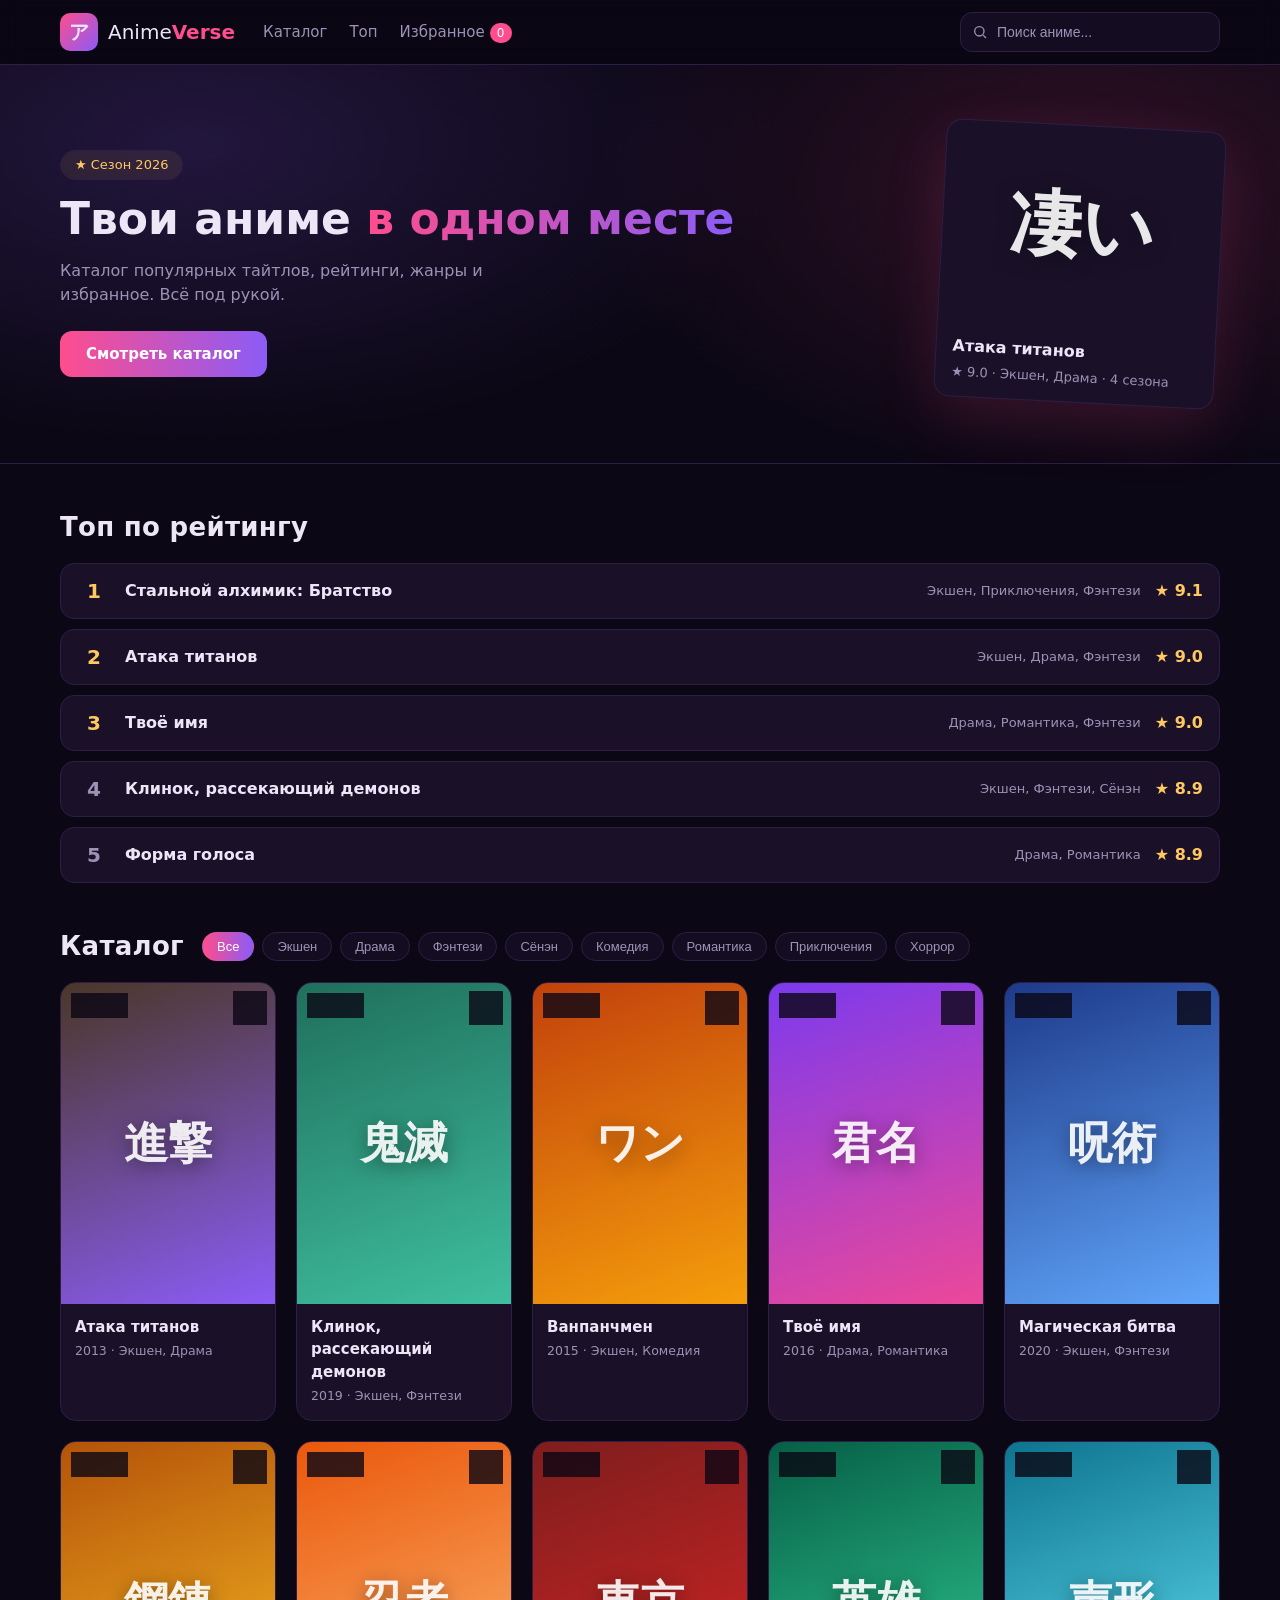
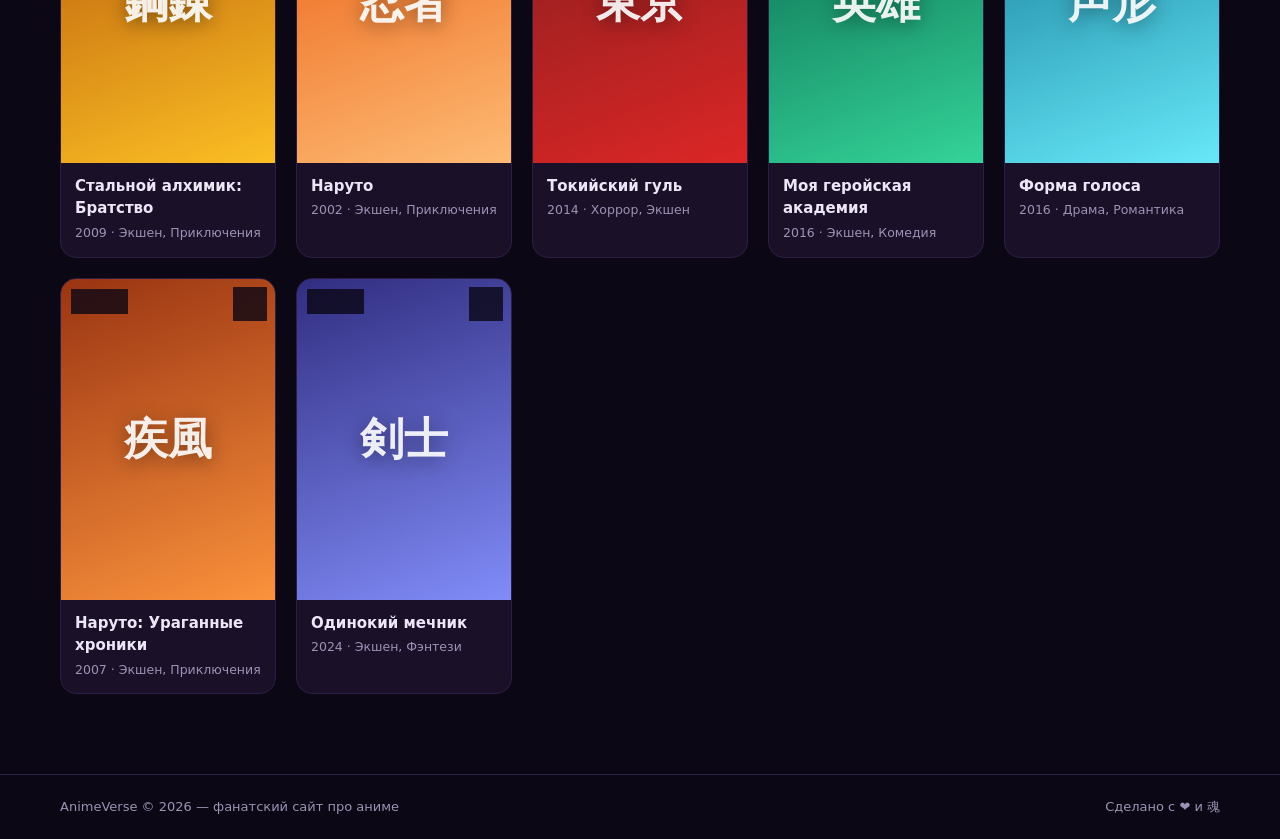
<file: index.html>
<!DOCTYPE html>
<html lang="ru">
<head>
  <meta charset="UTF-8">
  <meta name="viewport" content="width=device-width, initial-scale=1.0">
  <title>AnimeVerse — сайт про аниме</title>
  <link rel="stylesheet" href="style.css?v=9">
</head>
<body>
  <header class="header">
    <div class="container header-inner">
      <a class="logo" href="#">
        <span class="logo-icon">ア</span>
        <span class="logo-text">Anime<b>Verse</b></span>
      </a>
      <nav class="nav">
        <a href="#catalog">Каталог</a>
        <a href="#top">Топ</a>
        <a href="#" id="favLink">Избранное <span id="favCount" class="fav-count">0</span></a>
      </nav>
      <div class="search-box">
        <svg class="search-icon" viewBox="0 0 24 24" fill="none" stroke="currentColor" stroke-width="2">
          <circle cx="11" cy="11" r="7"></circle>
          <path d="M21 21l-4.3-4.3"></path>
        </svg>
        <input type="text" id="search" placeholder="Поиск аниме..." autocomplete="off">
      </div>
    </div>
  </header>

  <section class="hero">
    <div class="container hero-inner">
      <div class="hero-text">
        <div class="hero-badge">★ Сезон 2026</div>
        <h1>Твои аниме <span class="gradient-text">в одном месте</span></h1>
        <p>Каталог популярных тайтлов, рейтинги, жанры и избранное. Всё под рукой.</p>
        <a href="#catalog" class="btn btn-primary">Смотреть каталог</a>
      </div>
      <div class="hero-card">
        <div class="poster big" data-poster>凄い</div>
        <div class="hero-card-info">
          <div class="hero-card-title">Атака титанов</div>
          <div class="hero-card-meta">★ 9.0 · Экшен, Драма · 4 сезона</div>
        </div>
      </div>
    </div>
  </section>

  <main class="container">
    <section id="top" class="section">
      <h2>Топ по рейтингу</h2>
      <div class="top-list" id="topList"></div>
    </section>

    <section id="catalog" class="section">
      <div class="section-head">
        <h2>Каталог</h2>
        <div class="genre-filters" id="genreFilters"></div>
      </div>
      <div class="grid" id="grid"></div>
      <p class="empty" id="emptyMsg" hidden>Ничего не найдено 😔 Попробуй другой запрос.</p>
    </section>
  </main>

  <footer class="footer">
    <div class="container footer-inner">
      <span>AnimeVerse © 2026 — фанатский сайт про аниме</span>
      <span>Сделано с ❤️ и 魂</span>
    </div>
  </footer>

  <div class="modal-overlay" id="modalOverlay">
    <div class="modal">
      <button class="modal-close" id="modalClose">✕</button>
      <div class="modal-body" id="modalBody"></div>
    </div>
  </div>

  <script src="data.js?v=9"></script>
  <script src="script.js?v=9"></script>
</body>
</html>
</file>
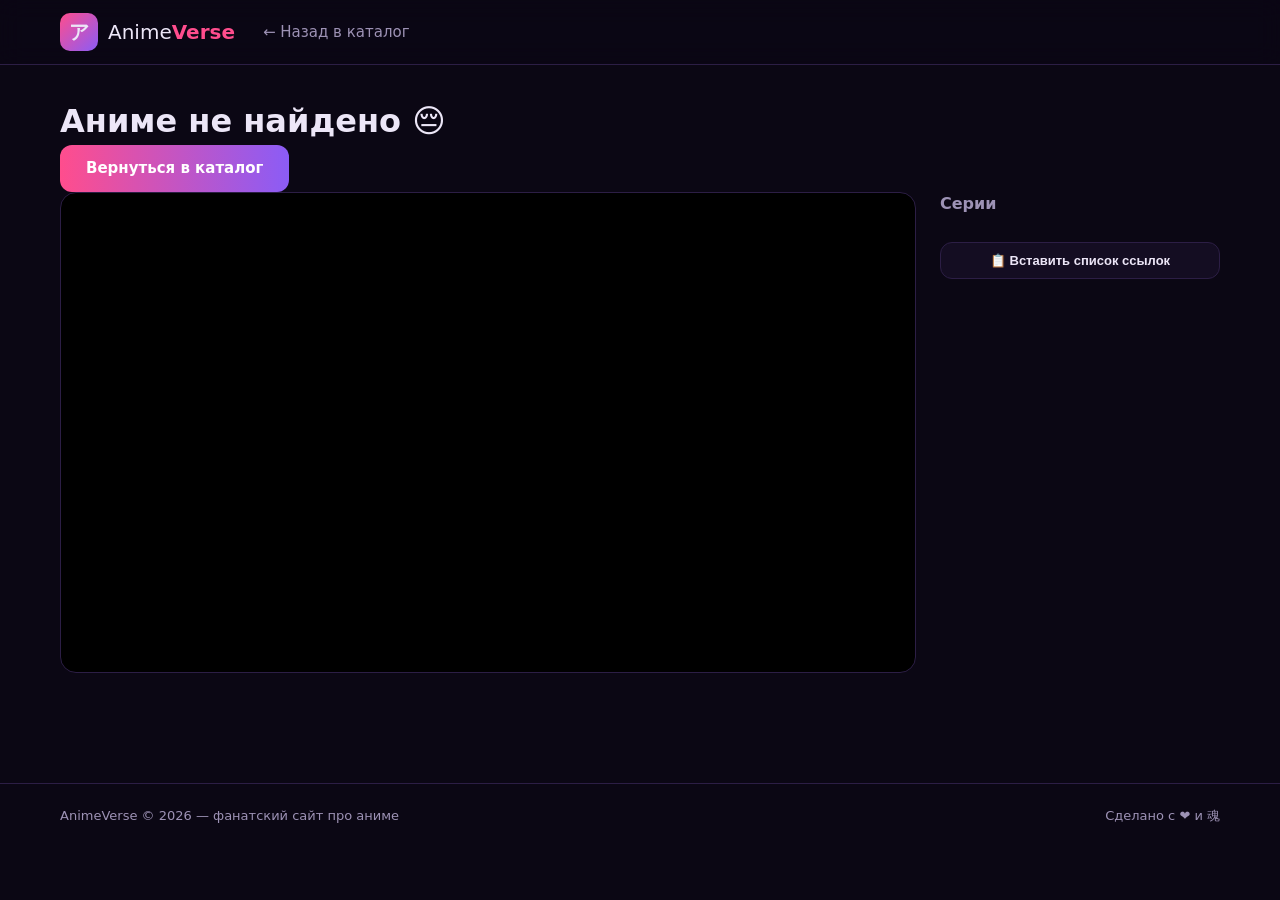
<file: watch.html>
<!DOCTYPE html>
<html lang="ru">
<head>
  <meta charset="UTF-8">
  <meta name="viewport" content="width=device-width, initial-scale=1.0">
  <title>Смотреть — AnimeVerse</title>
  <link rel="stylesheet" href="style.css?v=9">
</head>
<body>
  <header class="header">
    <div class="container header-inner">
      <a class="logo" href="index.html">
        <span class="logo-icon">ア</span>
        <span class="logo-text">Anime<b>Verse</b></span>
      </a>
      <nav class="nav">
        <a href="index.html#catalog">← Назад в каталог</a>
      </nav>
    </div>
  </header>

  <main class="container watch-main">
    <div class="watch-head" id="watchHead"></div>
    <div class="watch-layout">
      <div class="player-side">
        <div class="player-box" id="playerBox"></div>
        <div class="player-actions" id="playerActions"></div>
        <div class="watch-desc" id="watchDesc"></div>
      </div>
      <aside class="ep-side">
        <h3 id="epTitle">Серии</h3>
        <div class="ep-list" id="epList"></div>
        <div class="bulk-import">
          <button class="btn btn-ghost bulk-toggle" id="bulkToggle">📋 Вставить список ссылок</button>
          <div class="bulk-panel hidden" id="bulkPanel">
            <textarea class="bulk-textarea" id="bulkText" rows="7" placeholder="По одной ссылке на строку — лягут на серии 1, 2, 3…"></textarea>
            <div class="bulk-row">
              <button class="btn btn-primary" id="bulkApply">Разложить по сериям</button>
              <button class="btn btn-ghost" id="bulkClear">Убрать все свои ссылки</button>
            </div>
            <div class="bulk-status" id="bulkStatus"></div>
          </div>
        </div>
      </aside>
    </div>
  </main>

  <footer class="footer">
    <div class="container footer-inner">
      <span>AnimeVerse © 2026 — фанатский сайт про аниме</span>
      <span>Сделано с ❤️ и 魂</span>
    </div>
  </footer>

  <script src="data.js?v=9"></script>
  <script src="watch.js?v=9"></script>
</body>
</html>
</file>
<file: style.css>
:root {
  --bg: #0b0714;
  --bg-soft: #140d22;
  --card: #1a1128;
  --card-hover: #241638;
  --border: #2c1e45;
  --text: #ece6f7;
  --text-dim: #9d92b5;
  --accent: #ff4d8d;
  --accent-2: #8b5cf6;
  --gold: #ffc861;
  --radius: 16px;
}

* { margin: 0; padding: 0; box-sizing: border-box; }

body {
  background: var(--bg);
  color: var(--text);
  font-family: "Segoe UI", system-ui, -apple-system, sans-serif;
  line-height: 1.5;
  min-height: 100vh;
}

.container { max-width: 1200px; margin: 0 auto; padding: 0 20px; }

a { color: inherit; text-decoration: none; }

h2 { font-size: 26px; margin-bottom: 16px; letter-spacing: .3px; }

/* ---------- header ---------- */
.header {
  position: sticky; top: 0; z-index: 50;
  background: rgba(11, 7, 20, .85);
  backdrop-filter: blur(12px);
  border-bottom: 1px solid var(--border);
}

.header-inner {
  display: flex; align-items: center; gap: 28px;
  height: 64px;
}

.logo { display: flex; align-items: center; gap: 10px; font-size: 20px; }
.logo-icon {
  width: 38px; height: 38px; display: grid; place-items: center;
  background: linear-gradient(135deg, var(--accent), var(--accent-2));
  border-radius: 10px; font-weight: 700; font-size: 20px;
}
.logo-text b { color: var(--accent); }

.nav { display: flex; gap: 22px; color: var(--text-dim); font-size: 15px; }
.nav a { transition: color .2s; }
.nav a:hover { color: var(--text); }

.fav-count {
  display: inline-block; min-width: 22px; text-align: center;
  background: var(--accent); border-radius: 20px;
  font-size: 12px; padding: 1px 6px; color: #fff;
}

.search-box {
  margin-left: auto; position: relative; width: 260px;
}
.search-icon {
  position: absolute; left: 12px; top: 50%;
  transform: translateY(-50%);
  width: 16px; height: 16px; color: var(--text-dim);
}
.search-box input {
  width: 100%; height: 40px;
  background: var(--bg-soft); border: 1px solid var(--border);
  border-radius: 12px; color: var(--text);
  padding: 0 14px 0 36px; font-size: 14px; outline: none;
  transition: border-color .2s;
}
.search-box input:focus { border-color: var(--accent-2); }
.search-box input::placeholder { color: var(--text-dim); }

/* ---------- hero ---------- */
.hero {
  background:
    radial-gradient(600px 300px at 15% 20%, rgba(139, 92, 246, .18), transparent),
    radial-gradient(500px 300px at 85% 30%, rgba(255, 77, 141, .15), transparent),
    var(--bg);
  border-bottom: 1px solid var(--border);
}

.hero-inner {
  display: flex; align-items: center; justify-content: space-between;
  gap: 40px; padding-top: 60px; padding-bottom: 60px;
}

.hero-badge {
  display: inline-block; margin-bottom: 14px;
  border: 1px solid var(--border); border-radius: 20px;
  padding: 4px 14px; font-size: 13px; color: var(--gold);
  background: rgba(255, 200, 97, .08);
}

.hero h1 { font-size: 44px; line-height: 1.15; margin-bottom: 14px; }
.gradient-text {
  background: linear-gradient(90deg, var(--accent), var(--accent-2));
  -webkit-background-clip: text; background-clip: text;
  color: transparent;
}
.hero p { color: var(--text-dim); max-width: 480px; margin-bottom: 24px; }

.btn {
  display: inline-block; padding: 12px 26px; border-radius: 12px;
  font-size: 15px; font-weight: 600; transition: transform .15s, opacity .2s;
}
.btn:hover { transform: translateY(-2px); }
.btn-primary {
  background: linear-gradient(90deg, var(--accent), var(--accent-2));
  color: #fff;
}

.hero-card {
  background: var(--card); border: 1px solid var(--border);
  border-radius: var(--radius); overflow: hidden; width: 280px;
  box-shadow: 0 20px 60px rgba(255, 77, 141, .15);
  transform: rotate(3deg);
}
.hero-card-info { padding: 14px 16px; }
.hero-card-title { font-weight: 700; margin-bottom: 4px; }
.hero-card-meta { color: var(--text-dim); font-size: 13px; }

/* ---------- posters ---------- */
.poster {
  display: grid; place-items: center;
  aspect-ratio: 2 / 3; font-size: 44px; font-weight: 700;
  color: rgba(255, 255, 255, .9);
  text-shadow: 0 4px 20px rgba(0, 0, 0, .4);
  user-select: none;
}
.poster.big { aspect-ratio: auto; height: 200px; font-size: 72px; }

/* ---------- sections ---------- */
.section { padding: 44px 0 0; }
.section-head {
  display: flex; align-items: center; gap: 18px;
  flex-wrap: wrap; margin-bottom: 16px;
}
.section-head h2 { margin-bottom: 0; }

.genre-filters { display: flex; gap: 8px; flex-wrap: wrap; }
.chip {
  background: var(--bg-soft); border: 1px solid var(--border);
  color: var(--text-dim); border-radius: 20px;
  padding: 6px 14px; font-size: 13px; cursor: pointer;
  transition: all .2s;
}
.chip:hover { color: var(--text); border-color: var(--accent-2); }
.chip.active {
  background: linear-gradient(90deg, var(--accent), var(--accent-2));
  border-color: transparent; color: #fff;
}

/* ---------- top list ---------- */
.top-list { display: grid; gap: 10px; }
.top-item {
  display: flex; align-items: center; gap: 14px;
  background: var(--card); border: 1px solid var(--border);
  border-radius: 14px; padding: 12px 16px;
  transition: background .2s, border-color .2s;
}
.top-item:hover { background: var(--card-hover); border-color: var(--accent-2); }
.top-place {
  width: 34px; text-align: center; font-size: 20px; font-weight: 800;
  color: var(--gold);
}
.top-item:nth-child(n+4) .top-place { color: var(--text-dim); }
.top-title { font-weight: 600; flex: 1; }
.top-meta { color: var(--text-dim); font-size: 13px; }
.top-rating { color: var(--gold); font-weight: 700; }

/* ---------- grid ---------- */
.grid {
  display: grid; gap: 20px;
  grid-template-columns: repeat(auto-fill, minmax(180px, 1fr));
  padding-bottom: 60px;
}

.card {
  background: var(--card); border: 1px solid var(--border);
  border-radius: var(--radius); overflow: hidden;
  cursor: pointer; transition: transform .2s, border-color .2s, background .2s;
  position: relative;
}
.card:hover { transform: translateY(-6px); border-color: var(--accent); background: var(--card-hover); }

.card-rating {
  position: absolute; top: 10px; left: 10px; z-index: 2;
  background: rgba(11, 7, 20, .8); backdrop-filter: blur(6px);
  border-radius: 10px; padding: 3px 9px;
  font-size: 13px; font-weight: 700; color: var(--gold);
}

.fav-btn {
  position: absolute; top: 8px; right: 8px; z-index: 2;
  width: 34px; height: 34px; display: grid; place-items: center;
  background: rgba(11, 7, 20, .8); backdrop-filter: blur(6px);
  border: none; border-radius: 10px; cursor: pointer;
  font-size: 16px; transition: transform .15s;
}
.fav-btn:hover { transform: scale(1.15); }

.card-info { padding: 12px 14px 14px; }
.card-title { font-weight: 700; font-size: 15px; margin-bottom: 4px; }
.card-meta { color: var(--text-dim); font-size: 12.5px; }

.empty {
  color: var(--text-dim); text-align: center;
  padding: 40px 0 80px; font-size: 17px;
}

/* ---------- modal ---------- */
.modal-overlay {
  position: fixed; inset: 0; z-index: 100;
  background: rgba(5, 3, 10, .7); backdrop-filter: blur(8px);
  display: grid; place-items: center; padding: 20px;
  opacity: 0; pointer-events: none; transition: opacity .25s;
}
.modal-overlay.open { opacity: 1; pointer-events: auto; }

.modal {
  position: relative; width: min(640px, 100%);
  background: var(--card); border: 1px solid var(--border);
  border-radius: 20px; overflow: hidden;
  transform: translateY(20px); transition: transform .25s;
}
.modal-overlay.open .modal { transform: translateY(0); }

.modal-close {
  position: absolute; top: 14px; right: 14px; z-index: 2;
  width: 34px; height: 34px; border-radius: 10px;
  background: rgba(11, 7, 20, .7); color: var(--text);
  border: none; cursor: pointer; font-size: 15px;
}
.modal-close:hover { background: var(--accent); }

.modal-hero { display: flex; gap: 24px; padding: 28px; align-items: flex-start; }
.modal-hero .poster { width: 160px; aspect-ratio: 2 / 3; border-radius: 14px; flex-shrink: 0; }
.modal-title { font-size: 24px; margin-bottom: 6px; }
.modal-meta { color: var(--gold); font-size: 14px; margin-bottom: 4px; }
.modal-year { color: var(--text-dim); font-size: 13px; margin-bottom: 14px; }
.modal-desc { color: var(--text-dim); font-size: 14.5px; }
.modal-tags { display: flex; gap: 8px; flex-wrap: wrap; margin-top: 16px; }
.tag {
  background: var(--bg-soft); border: 1px solid var(--border);
  border-radius: 20px; padding: 4px 12px; font-size: 12px; color: var(--text-dim);
}

.modal-actions { padding: 0 28px 28px; }
.modal-actions .btn { width: 100%; text-align: center; }

/* ---------- watch page ---------- */
.btn-ghost {
  background: var(--bg-soft); border: 1px solid var(--border);
  color: var(--text); font-size: 14px; padding: 10px 20px;
}
.btn-ghost:hover { border-color: var(--accent); }

.watch-main { padding-top: 32px; padding-bottom: 60px; }

.watch-info h1 { font-size: 30px; margin-bottom: 6px; }
.watch-meta { color: var(--gold); font-size: 14px; margin-bottom: 20px; }

.watch-layout {
  display: grid; grid-template-columns: 1fr 280px;
  gap: 24px; align-items: start;
}

.player-box {
  background: #000; border: 1px solid var(--border);
  border-radius: var(--radius); overflow: hidden;
  aspect-ratio: 16 / 9;
}
.player-frame { width: 100%; height: 100%; border: none; display: block; }

.player-stage { position: relative; height: 100%; }
.player-stage iframe {
  position: absolute; inset: 0;
  width: 100%; height: 100%; border: none;
}
.player-status {
  position: absolute; top: 14px; left: 14px; z-index: 3;
  background: rgba(0, 0, 0, .72); border: 1px solid var(--border);
  border-radius: 999px; padding: 7px 14px;
  font-size: 12.5px; color: var(--text-dim);
}
.mirror-chip {
  position: absolute; top: 14px; right: 14px; z-index: 3;
  background: rgba(0, 0, 0, .72); border: 1px solid var(--accent-2);
  border-radius: 999px; padding: 7px 14px;
  font-size: 12.5px; color: var(--accent-2);
}

.player-hint {
  height: 100%; display: flex; flex-direction: column;
  align-items: center; justify-content: center; gap: 10px;
  text-align: center; padding: 20px;
  background:
    radial-gradient(400px 200px at 30% 30%, rgba(139, 92, 246, .15), transparent),
    radial-gradient(400px 200px at 70% 70%, rgba(255, 77, 141, .12), transparent);
}
.player-hint-icon { font-size: 44px; }
.player-hint h3 { font-size: 18px; }
.player-hint p { color: var(--text-dim); font-size: 13.5px; line-height: 1.8; }
.mono {
  font-family: ui-monospace, Menlo, monospace; font-size: 12.5px;
  color: var(--accent-2);
}

.player-actions {
  display: flex; gap: 10px; margin-top: 14px; flex-wrap: wrap; align-items: center;
}

.actions-spacer { flex: 1; }

.toggle-btn.on {
  border-color: var(--accent);
  color: var(--accent);
  background: rgba(255, 77, 141, .1);
}

.time-select {
  background: var(--bg-soft); border: 1px solid var(--border);
  color: var(--text); border-radius: 12px;
  padding: 10px 12px; font-size: 14px; outline: none;
  cursor: pointer; transition: border-color .2s;
}
.time-select:hover, .time-select:focus { border-color: var(--accent-2); }

.auto-cd {
  color: var(--text-dim); font-size: 13.5px;
  font-variant-numeric: tabular-nums;
}
.auto-cd:not(:empty) { color: var(--gold); }

.custom-note { color: var(--text-dim); font-size: 13px; }
.reset-btn { padding: 6px 14px; font-size: 12.5px; }

.url-form {
  display: flex; gap: 10px; margin-top: 16px; width: min(520px, 100%);
}
.url-input {
  flex: 1; height: 44px;
  background: var(--bg-soft); border: 1px solid var(--border);
  border-radius: 12px; color: var(--text);
  padding: 0 14px; font-size: 14px; outline: none;
  transition: border-color .2s;
}
.url-input:focus { border-color: var(--accent-2); }
.url-input.bad { border-color: #ef4444; animation: shake .35s; }
.url-input::placeholder { color: var(--text-dim); }

@keyframes shake {
  0%, 100% { transform: translateX(0); }
  25% { transform: translateX(-6px); }
  75% { transform: translateX(6px); }
}

.watch-desc { margin-top: 16px; color: var(--text-dim); font-size: 14.5px; max-width: 720px; }

.ep-side h3 { font-size: 16px; margin-bottom: 12px; color: var(--text-dim); font-weight: 600; }
.ep-list { display: grid; gap: 8px; max-height: 560px; overflow-y: auto; padding-right: 4px; }

.ep-btn {
  display: flex; justify-content: space-between; align-items: center; gap: 10px;
  background: var(--card); border: 1px solid var(--border);
  color: var(--text); border-radius: 12px;
  padding: 11px 14px; font-size: 13.5px; text-align: left;
  cursor: pointer; transition: background .2s, border-color .2s;
  width: 100%;
}
.ep-btn:hover { background: var(--card-hover); border-color: var(--accent-2); }
.ep-btn.current {
  background: linear-gradient(90deg, rgba(255, 77, 141, .18), rgba(139, 92, 246, .18));
  border-color: var(--accent);
}
.ep-btn.current .ep-mark { color: var(--accent); }
.ep-btn.watched .ep-mark { color: #34d399; }
.ep-btn.watched span:first-child { opacity: .6; }
.ep-mark { flex-shrink: 0; color: var(--text-dim); }

@media (max-width: 900px) {
  .watch-layout { grid-template-columns: 1fr; }
  .ep-list { max-height: none; }
}

/* ---------- bulk import ---------- */
.bulk-import { margin-top: 14px; }
.bulk-toggle { width: 100%; font-size: 13px; }
.bulk-panel { margin-top: 10px; display: grid; gap: 10px; }
.bulk-panel.hidden { display: none; }
.bulk-textarea {
  width: 100%; min-height: 120px; resize: vertical;
  background: var(--bg-soft); border: 1px solid var(--border);
  border-radius: 12px; color: var(--text);
  padding: 10px 12px; font-size: 12.5px; line-height: 1.5;
  outline: none; transition: border-color .2s;
}
.bulk-textarea:focus { border-color: var(--accent-2); }
.bulk-textarea::placeholder { color: var(--text-dim); }
.bulk-row { display: flex; gap: 8px; flex-wrap: wrap; }
.bulk-row .btn { padding: 8px 14px; font-size: 12.5px; }
.bulk-status { font-size: 12.5px; color: var(--gold); min-height: 16px; }
.bulk-status.err { color: #ef4444; }

/* ---------- footer ---------- */
.footer { border-top: 1px solid var(--border); margin-top: 20px; }
.footer-inner {
  display: flex; justify-content: space-between; gap: 12px;
  flex-wrap: wrap; padding-top: 22px; padding-bottom: 22px;
  color: var(--text-dim); font-size: 13px;
}

/* ---------- responsive ---------- */
@media (max-width: 760px) {
  .hero-inner { flex-direction: column; text-align: center; }
  .hero p { margin-inline: auto; }
  .hero-card { display: none; }
  .hero h1 { font-size: 32px; }
  .nav { display: none; }
  .search-box { width: 100%; margin-left: 0; }
  .header-inner { flex-wrap: wrap; height: auto; padding: 12px 20px; }
  .modal-hero { flex-direction: column; }
  .modal-hero .poster { width: 120px; }
}
</file>
